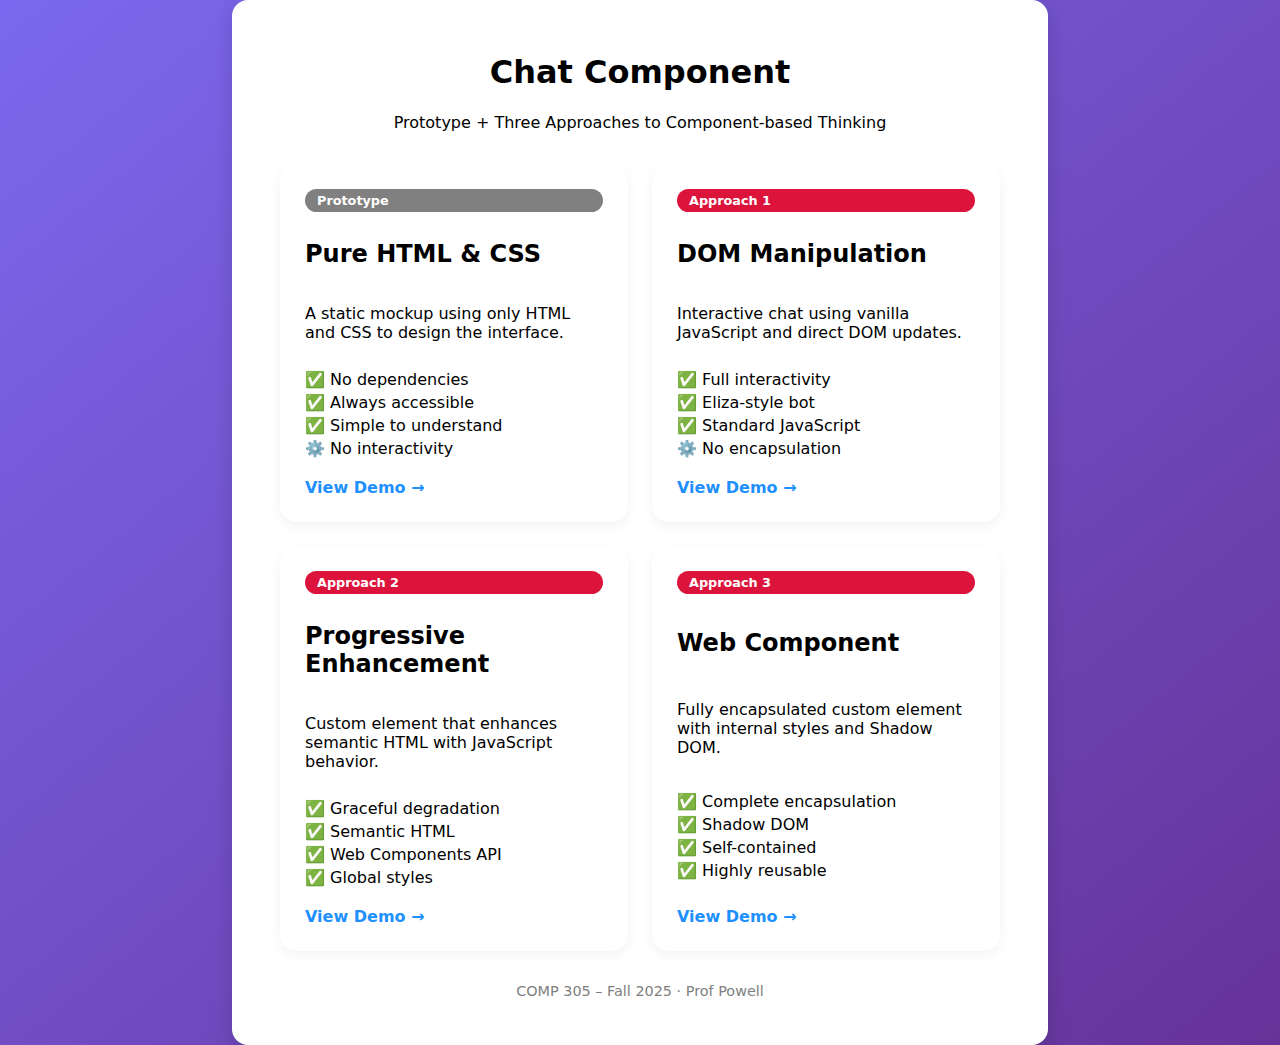
<file: index.html>
<!DOCTYPE html>
<html lang="en">
<head>
    <meta charset="UTF-8">
    <meta name="viewport" content="width=device-width, initial-scale=1.0">
    <title>Lab 6 - Component Approaches</title>
    <link rel="stylesheet" href="styles.css">
</head>
<body>
<main class="container">
    <header>
        <h1>Chat Component</h1>
        <p>Prototype + Three Approaches to Component-based Thinking</p>
    </header>

    <section class="cards-grid">
        <article class="card">
            <span class="tag prototype">Prototype</span>
            <h2>Pure HTML & CSS</h2>
            <p>A static mockup using only HTML and CSS to design the interface.</p>
            <ul>
                <li>✅ No dependencies</li>
                <li>✅ Always accessible</li>
                <li>✅ Simple to understand</li>
                <li>⚙️ No interactivity</li>
            </ul>
            <a href="chat-prototype-html-css/" class="demo-link">View Demo →</a>
        </article>

        <article class="card">
            <span class="tag approach1">Approach 1</span>
            <h2>DOM Manipulation</h2>
            <p>Interactive chat using vanilla JavaScript and direct DOM updates.</p>
            <ul>
                <li>✅ Full interactivity</li>
                <li>✅ Eliza-style bot</li>
                <li>✅ Standard JavaScript</li>
                <li>⚙️ No encapsulation</li>
            </ul>
            <a href="chat-dom/" class="demo-link">View Demo →</a>
        </article>

        <article class="card">
            <span class="tag approach2">Approach 2</span>
            <h2>Progressive Enhancement</h2>
            <p>Custom element that enhances semantic HTML with JavaScript behavior.</p>
            <ul>
                <li>✅ Graceful degradation</li>
                <li>✅ Semantic HTML</li>
                <li>✅ Web Components API</li>
                <li>✅ Global styles</li>
            </ul>
            <a href="chat-webcomponent-pe/" class="demo-link">View Demo →</a>
        </article>

        <article class="card">
            <span class="tag approach3">Approach 3</span>
            <h2>Web Component</h2>
            <p>Fully encapsulated custom element with internal styles and Shadow DOM.</p>
            <ul>
                <li>✅ Complete encapsulation</li>
                <li>✅ Shadow DOM</li>
                <li>✅ Self-contained</li>
                <li>✅ Highly reusable</li>
            </ul>
            <a href="chat-webcomponent-gd/" class="demo-link">View Demo →</a>
        </article>
    </section>

    <footer>
        <p>COMP 305 – Fall 2025 · Prof Powell</p>
    </footer>

</main>
</body>
</html>
</file>
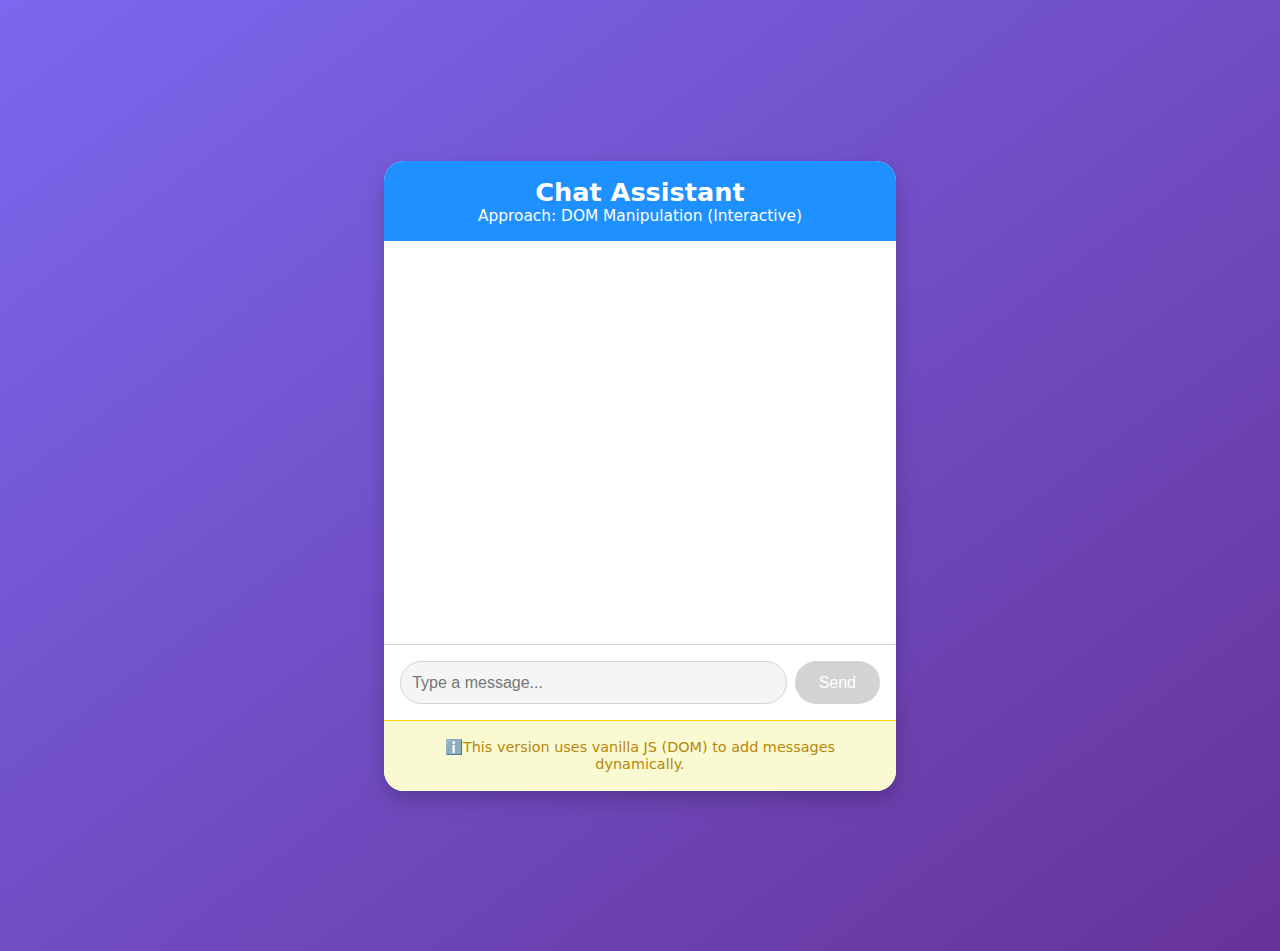
<file: chat-dom/index.html>
<!DOCTYPE html>
<html lang="en">
<head>
    <meta charset="UTF-8" />
    <meta name="viewport" content="width=device-width, initial-scale=1.0" />
    <title>Chat Assistant — DOM</title>
    <link rel="stylesheet" href="styles.css" />
</head>
<body>
<main class="chat-container">
    <header>
        <h1>Chat Assistant</h1>
        <p class="subtitle">Approach: DOM Manipulation (Interactive)</p>
    </header>

    <section
            id="chatWindow"
            class="chat-messages"
            role="log"
            aria-live="polite"
            aria-relevant="additions">

    </section>

    <form id="chatForm" class="chat-input" autocomplete="off">
        <input
                id="messageBox"
                type="text"
                name="message"
                placeholder="Type a message..."
                aria-label="Type a message" />
        <button id="sendBtn" type="submit">Send</button>
    </form>

    <footer class="chat-footer">
        <p>ℹ️This version uses vanilla JS (DOM) to add messages dynamically.</p>
    </footer>
</main>

<script type="module" src="script.js"></script>
</body>
</html>
</file>
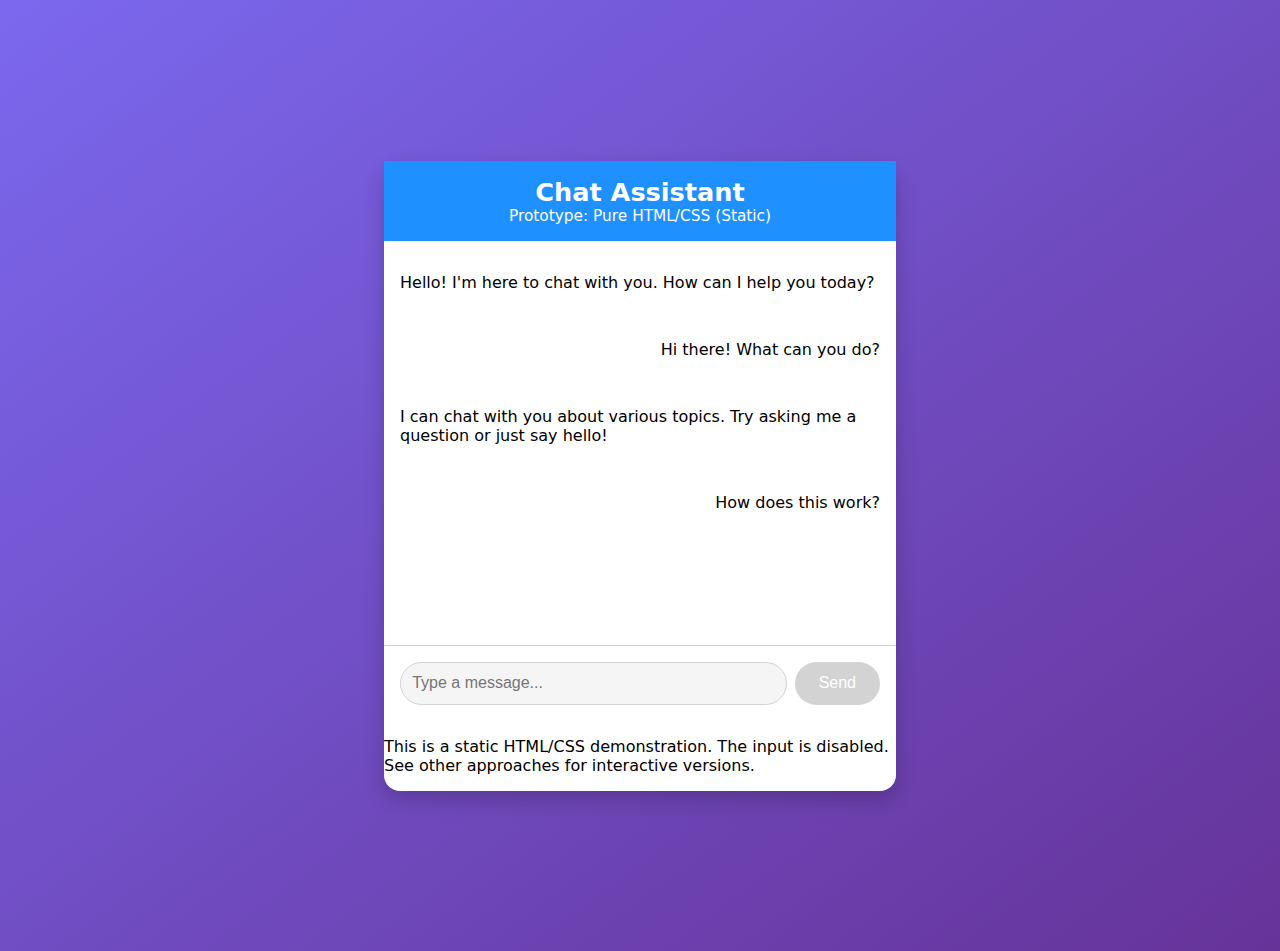
<file: chat-prototype-html-css/index.html>
<!DOCTYPE html>
<html lang="en">
<head>
    <meta charset="UTF-8" />
    <meta name="viewport" content="width=device-width, initial-scale=1.0" />
    <title>Chat Assistant Prototype</title>
    <link rel="stylesheet" href="styles.css">
</head>
<body>
<main class="chat-container">
    <header>
        <h1>Chat Assistant</h1>
        <p class="subtitle">Prototype: Pure HTML/CSS (Static)</p>
    </header>

    <section class="chat-messages" role="log" aria-live="polite" aria-relevant="additions">
        <article class="bot-messages">
            <p>Hello! I'm here to chat with you. How can I help you today?</p>
        </article>

        <article class="user-messages">
            <p>Hi there! What can you do?</p>
        </article>

        <article class="bot-messages">
            <p>I can chat with you about various topics. Try asking me a question or just say hello!</p>
        </article>

        <article class="user-messages">
            <p>How does this work?</p>
        </article>


    </section>

    <form class="chat-input" action="#" method="post">
        <input type="text" placeholder="Type a message..." name="message" disabled>
        <button type="button" disabled>Send</button>
    </form>
    <footer class="chat-footer">
        <p>
            <span class="info-icon" aria-hidden="true"></span>
            This is a static HTML/CSS demonstration. The input is disabled.
            See other approaches for interactive versions.
        </p>
    </footer>

</main>
</body>
</html>
</file>
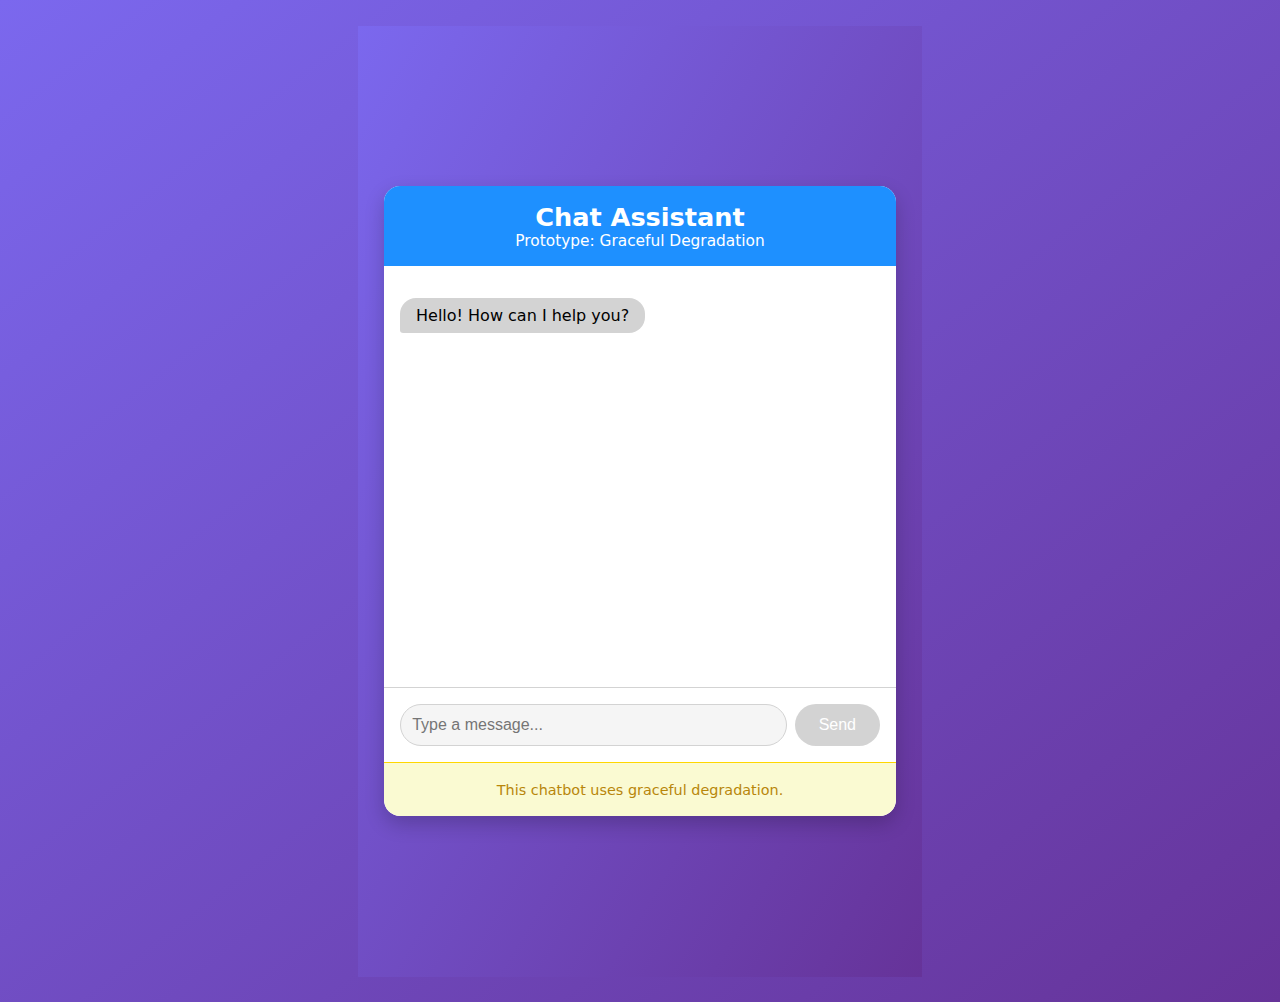
<file: chat-webcomponent-gd/index.html>
<!DOCTYPE html>
<html lang="en">
<head>
    <meta charset="UTF-8">
    <meta name="viewport" content="width=device-width, initial-scale=1.0">
    <title>Chat Assistant -Web Component (Shadow Dom)</title>
    <style>
        body {
            background: linear-gradient(to bottom right, mediumslateblue, rebeccapurple);
            font-family: system-ui, -apple-system, "Segoe UI", Roboto, sans-serif;
            display: flex;
            justify-content: center;
            align-items: center;
            min-height: 100vh;
            margin: 0;
            padding: clamp(0.5rem, 2vw, 2rem);
        }

    </style>
</head>
<body>
    <chat-interface></chat-interface>
    <script type="module" src="chat-component.js"></script>
</body>
</html>
</file>
<file: styles.css>
:root {
    --radius: 1rem;
    --shadow: 0 0.5rem 1.25rem rgba(0, 0, 0, 0.15);
}

body {
    background: linear-gradient(to bottom right, mediumslateblue, rebeccapurple);
    font-family: system-ui, -apple-system, "Segoe UI", Roboto, sans-serif;
    display: flex;
    justify-content: center;
    align-items: center;
    min-height: 100vh;
    margin: 0;
    color: black;
}

.container {
    background: white;
    padding: 2rem 3rem;
    border-radius: var(--radius);
    box-shadow: var(--shadow);
    max-width: 45rem;

}

header {
    text-align: center;
    margin-bottom: 2rem;
}

.subtitle {
    color: gray;
    font-size: 1rem;
    margin-top: 0.25rem;
}

.cards-grid {
    display: grid;
    gap: 1.5rem;
    grid-template-columns: repeat(2,1fr);
}

.card {
    background: white;
    border: 1px solid white;
    border-radius: var(--radius);
    box-shadow: 0 0.25rem 0.75rem rgba(0,0,0,0.05);
    padding: 1.5rem;
    display: flex;
    flex-direction: column;
    justify-content: space-between;
    transition: transform 0.15s ease, box-shadow 0.15s ease;
}

.card:hover {
    transform: translateY(-4px);
    box-shadow: 0 0.5rem 1rem rgba(0,0,0,0.1);
}

.tag {
    display: inline-block;
    padding: 0.25rem 0.75rem;
    border-radius: 999px;
    font-size: 0.8rem;
    font-weight: 600;
    color: white;
    margin-bottom: 0.5rem;
}

.prototype { background: gray; }
.approach1 { background: crimson; }
.approach2 { background: crimson; }
.approach3 { background: crimson; }

ul {
    list-style: none;
    padding: 0;
    margin: 0.5rem 0 1rem;
}

li {
    margin: 0.25rem 0;
}

.demo-link {
    color: dodgerblue;
    font-weight: 600;
    text-decoration: none;
    align-self: flex-start;
}

.demo-link:hover {
    text-decoration: underline;
}

footer {
    text-align: center;
    font-size: 0.9rem;
    color: gray;
    margin-top: 2rem;
}
</file>
<file: chat-dom/styles.css>
:root {
    --radius: 1.25rem;
}

body {
    background: linear-gradient(to bottom right, mediumslateblue, rebeccapurple);
    font-family: system-ui, -apple-system, "Segoe UI", Roboto, sans-serif;
    display: flex;
    justify-content: center;
    align-items: center;
    min-height: 100vh;
    margin: 0;
    padding: clamp(0.5rem, 2vw, 2rem);
}

.chat-container {
    background: white;
    width: clamp(22rem, 40vw, 32rem);
    height: clamp(35rem, 70vh, 45rem);
    border-radius: var(--radius);
    box-shadow: 0 0.5rem 1.25rem rgba(0, 0, 0, 0.2);
    display: flex;
    flex-direction: column;
    overflow: hidden;
}

header {
    background: dodgerblue;
    color: white;
    text-align: center;
    padding-top: 1rem;
    padding-bottom: 1rem;
}

h1 {
    font-size: clamp(1.4rem, 2vw, 1.8rem);
    color: white;
    margin: 0;
}

.subtitle {
    font-size: clamp(0.9rem, 1.2vw, 1rem);
    color: white;
    margin: 0;
}

.chat-messages {
    flex: 1;
    overflow-y: auto;
    background: white;
    padding: 1rem;
    display: flex;
    flex-direction: column;
    gap: 1rem;
}

.bot-messages {
    align-self: flex-start;
    background: lightgray;
    border-radius: var(--radius) var(--radius) var(--radius) 0.2rem;
    max-width: 40ch;
    overflow-wrap: anywhere;
    padding: .5rem 1rem;
    font-size: clamp(.5rem, 2vw, 1rem);
}

.user-messages {
    align-self: flex-end;
    background:dodgerblue;
    border-radius: var(--radius) var(--radius) 0.2rem var(--radius) ;
    color: white;
    max-width: 40ch;
    overflow-wrap: anywhere;
    padding: .25rem 1rem;
    font-size: clamp(.5rem, 2vw, 1rem);

}



.chat-input {
    display: flex;
    gap: 0.5rem;
    padding: 1rem;
    border-top: 0.1rem solid lightgray;
    width: 100%;
    box-sizing: border-box;
}


.chat-input input {
    flex: 1;
    padding: 0.7rem;
    border: 0.1rem solid lightgray;
    border-radius: 1.5rem;
    font-size: 1rem;
    background-color: whitesmoke;
    color:black;
}

.chat-input button {
    background: lightgray;
    color: white;
    border: none;
    border-radius: 1.5rem;
    padding: 0 1.5rem;
    font-size: 1rem;
    cursor: pointer;
}
.chat-footer {
    background: lightgoldenrodyellow;
    border-top: 0.1rem solid gold;
    font-size: 0.9rem;
    padding: 0.25rem 1rem;
    text-align: center;
    color: darkgoldenrod;
    border-bottom-left-radius: 1rem;
    border-bottom-right-radius: 1rem;
}
</file>
<file: chat-prototype-html-css/styles.css>
body {
    background: linear-gradient(to bottom right, mediumslateblue, rebeccapurple);
    font-family: system-ui, -apple-system, "Segoe UI", Roboto, sans-serif;
    display: flex;
    justify-content: center;
    align-items: center;
    min-height: 100vh;
    margin: 0;
    padding: clamp(0.5rem, 2vw, 2rem);
}

.chat-container {
    background: white;
    width: clamp(22rem, 40vw, 32rem);
    height: clamp(35rem, 70vh, 45rem);
    border-radius: 1rem;
    box-shadow: 0 0.5rem 1.25rem rgba(0, 0, 0, 0.2);
    display: flex;
    flex-direction: column;
}

header {
    background: dodgerblue;
    color: white;
    text-align: center;
    padding-top: 1rem;
    padding-bottom: 1rem;
}

h1 {
    font-size: clamp(1.4rem, 2vw, 1.8rem);
    color: white;
    margin: 0;
}

.subtitle {
    font-size: clamp(0.9rem, 1.2vw, 1rem);
    color: white;
    margin: 0;
}

.chat-messages {
    flex: 1;
    overflow-y: auto;
    background: white;
    padding: 1rem;
    display: flex;
    flex-direction: column;
    gap: 1rem;
}

.bot-messages {
    align-self: flex-start;
}

.user-messages {
    align-self: flex-end;
}

.chat-input {
    display: flex;
    gap: 0.5rem;
    padding: 1rem;
    border-top: 0.1rem solid lightgray;
    width: 100%;
    box-sizing: border-box;
}


.chat-input input {
    flex: 1;
    padding: 0.7rem;
    border: 0.1rem solid lightgray;
    border-radius: 1.5rem;
    font-size: 1rem;
    background-color: whitesmoke;
    color:black;
}

.chat-input button {
    background: lightgray;
    color: white;
    border: none;
    border-radius: 1.5rem;
    padding: 0 1.5rem;
    font-size: 1rem;
    cursor: not-allowed;
}
</file>
